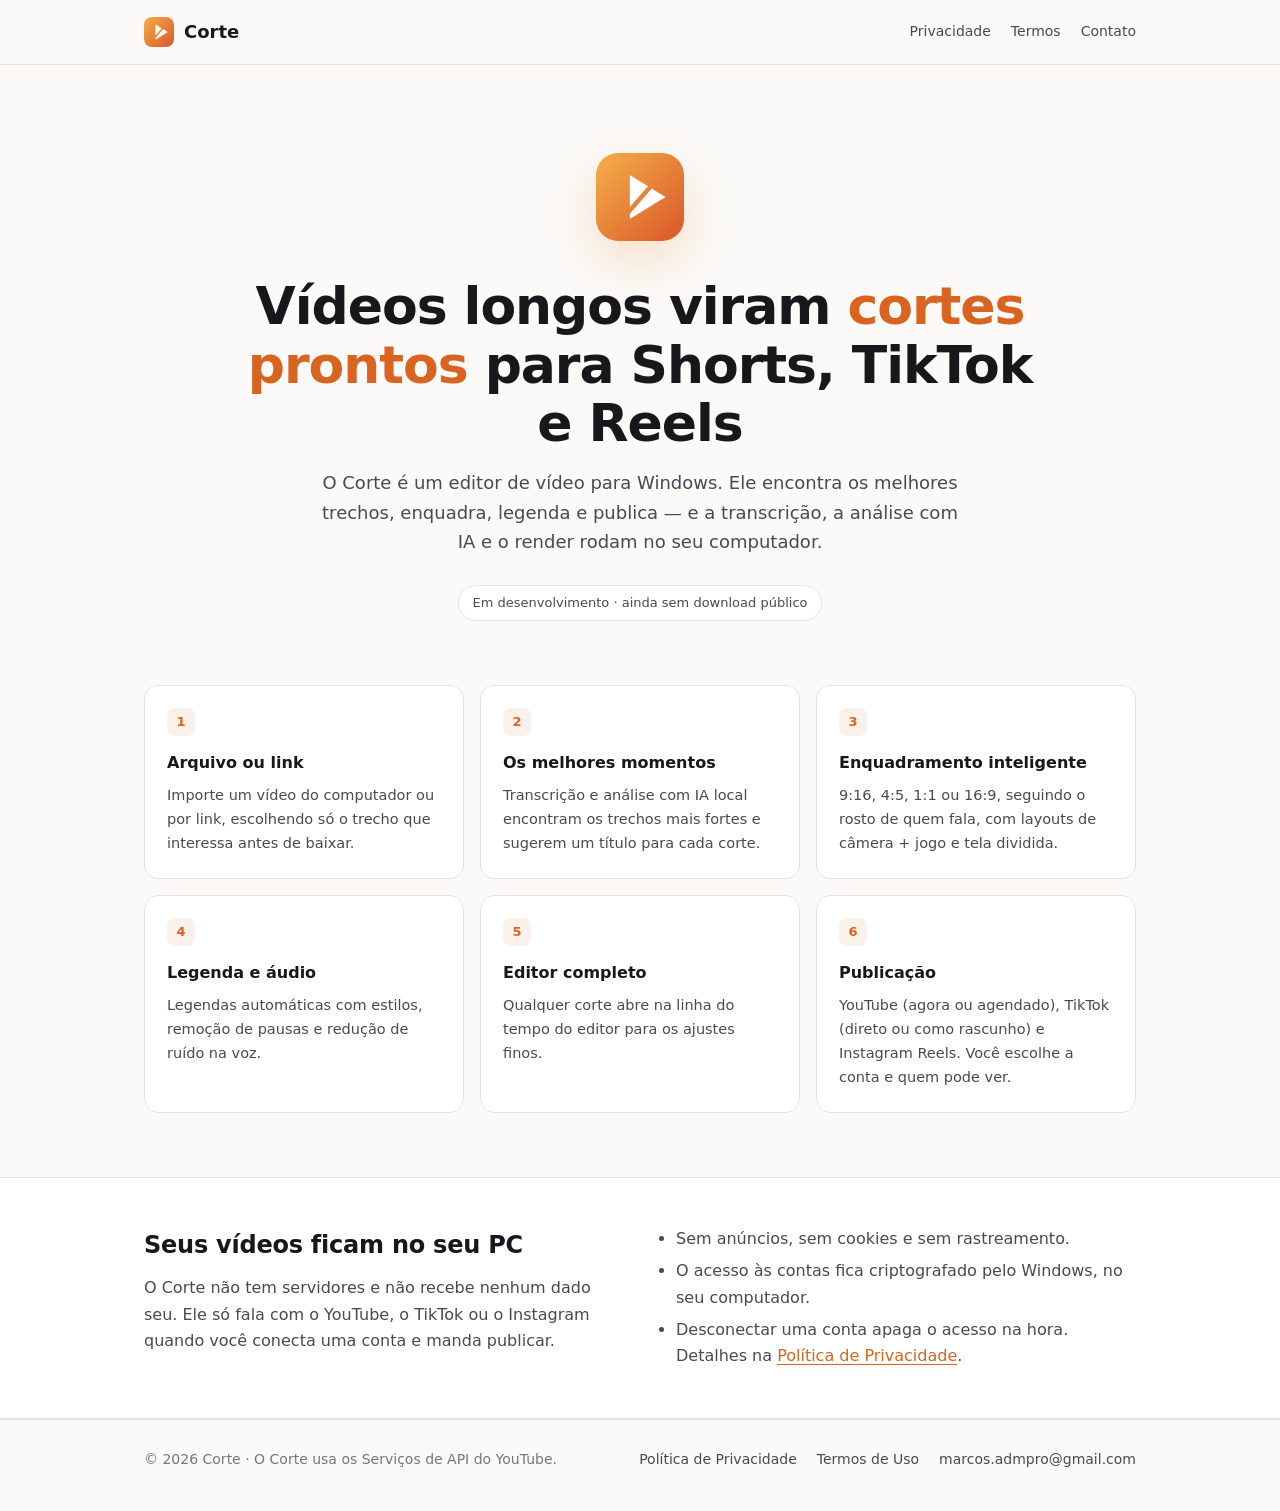
<file: index.html>
<!doctype html>
<html lang="pt-BR">
<head>
  <meta charset="utf-8">
  <meta name="viewport" content="width=device-width, initial-scale=1">
  <title>Corte — cortes prontos para Shorts, TikTok e Reels</title>
  <meta name="description" content="Corte é um editor de vídeo para Windows que transforma vídeos longos em cortes com legenda e enquadramento para YouTube Shorts, TikTok e Instagram Reels. Tudo roda no seu computador.">
  <link rel="icon" href="icone.png" type="image/png">
  <link rel="stylesheet" href="estilo.css">
</head>
<body>
  <header class="top">
    <div class="wrap">
      <a class="brand" href="./"><img src="icone.png" alt=""> Corte</a>
      <nav>
        <a href="privacidade.html">Privacidade</a>
        <a href="termos.html">Termos</a>
        <a class="hide-sm" href="mailto:marcos.admpro@gmail.com">Contato</a>
      </nav>
    </div>
  </header>

  <main>
    <section class="hero">
      <div class="wrap">
        <img src="icone.png" alt="Ícone do Corte">
        <h1>Vídeos longos viram <span>cortes prontos</span> para Shorts, TikTok e Reels</h1>
        <p>O Corte é um editor de vídeo para Windows. Ele encontra os melhores trechos, enquadra, legenda e publica — e a transcrição, a análise com IA e o render rodam no seu computador.</p>
        <span class="pill">Em desenvolvimento · ainda sem download público</span>
      </div>
    </section>

    <section class="wrap features" aria-label="Recursos">
      <div class="card">
        <span class="n">1</span>
        <h3>Arquivo ou link</h3>
        <p>Importe um vídeo do computador ou por link, escolhendo só o trecho que interessa antes de baixar.</p>
      </div>
      <div class="card">
        <span class="n">2</span>
        <h3>Os melhores momentos</h3>
        <p>Transcrição e análise com IA local encontram os trechos mais fortes e sugerem um título para cada corte.</p>
      </div>
      <div class="card">
        <span class="n">3</span>
        <h3>Enquadramento inteligente</h3>
        <p>9:16, 4:5, 1:1 ou 16:9, seguindo o rosto de quem fala, com layouts de câmera + jogo e tela dividida.</p>
      </div>
      <div class="card">
        <span class="n">4</span>
        <h3>Legenda e áudio</h3>
        <p>Legendas automáticas com estilos, remoção de pausas e redução de ruído na voz.</p>
      </div>
      <div class="card">
        <span class="n">5</span>
        <h3>Editor completo</h3>
        <p>Qualquer corte abre na linha do tempo do editor para os ajustes finos.</p>
      </div>
      <div class="card">
        <span class="n">6</span>
        <h3>Publicação</h3>
        <p>YouTube (agora ou agendado), TikTok (direto ou como rascunho) e Instagram Reels. Você escolhe a conta e quem pode ver.</p>
      </div>
    </section>

    <section class="band">
      <div class="wrap">
        <div>
          <h2>Seus vídeos ficam no seu PC</h2>
          <p>O Corte não tem servidores e não recebe nenhum dado seu. Ele só fala com o YouTube, o TikTok ou o Instagram quando você conecta uma conta e manda publicar.</p>
        </div>
        <ul>
          <li>Sem anúncios, sem cookies e sem rastreamento.</li>
          <li>O acesso às contas fica criptografado pelo Windows, no seu computador.</li>
          <li>Desconectar uma conta apaga o acesso na hora. Detalhes na <a href="privacidade.html">Política de Privacidade</a>.</li>
        </ul>
      </div>
    </section>
  </main>

  <footer class="foot">
    <div class="wrap">
      <span>© 2026 Corte · O Corte usa os Serviços de API do YouTube.</span>
      <nav>
        <a href="privacidade.html">Política de Privacidade</a>
        <a href="termos.html">Termos de Uso</a>
        <a href="mailto:marcos.admpro@gmail.com">marcos.admpro@gmail.com</a>
      </nav>
    </div>
  </footer>
</body>
</html>
</file>
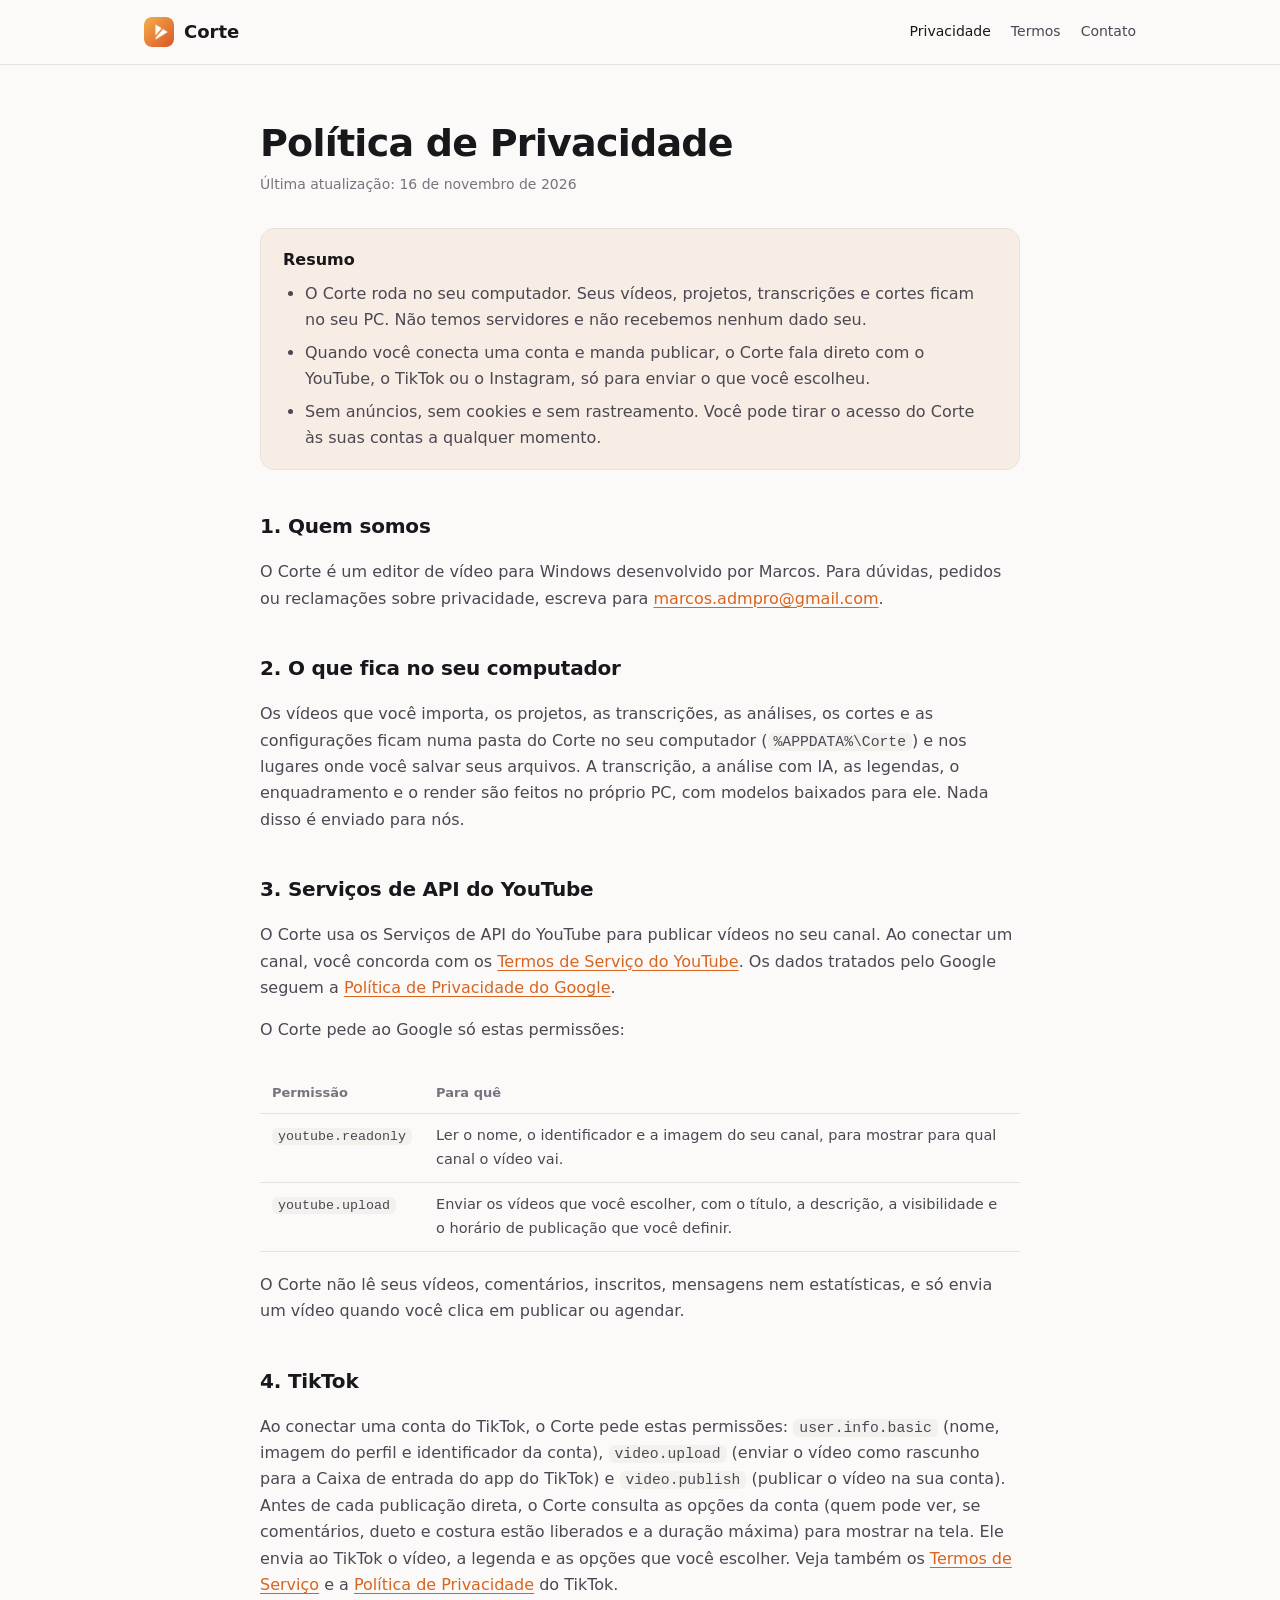
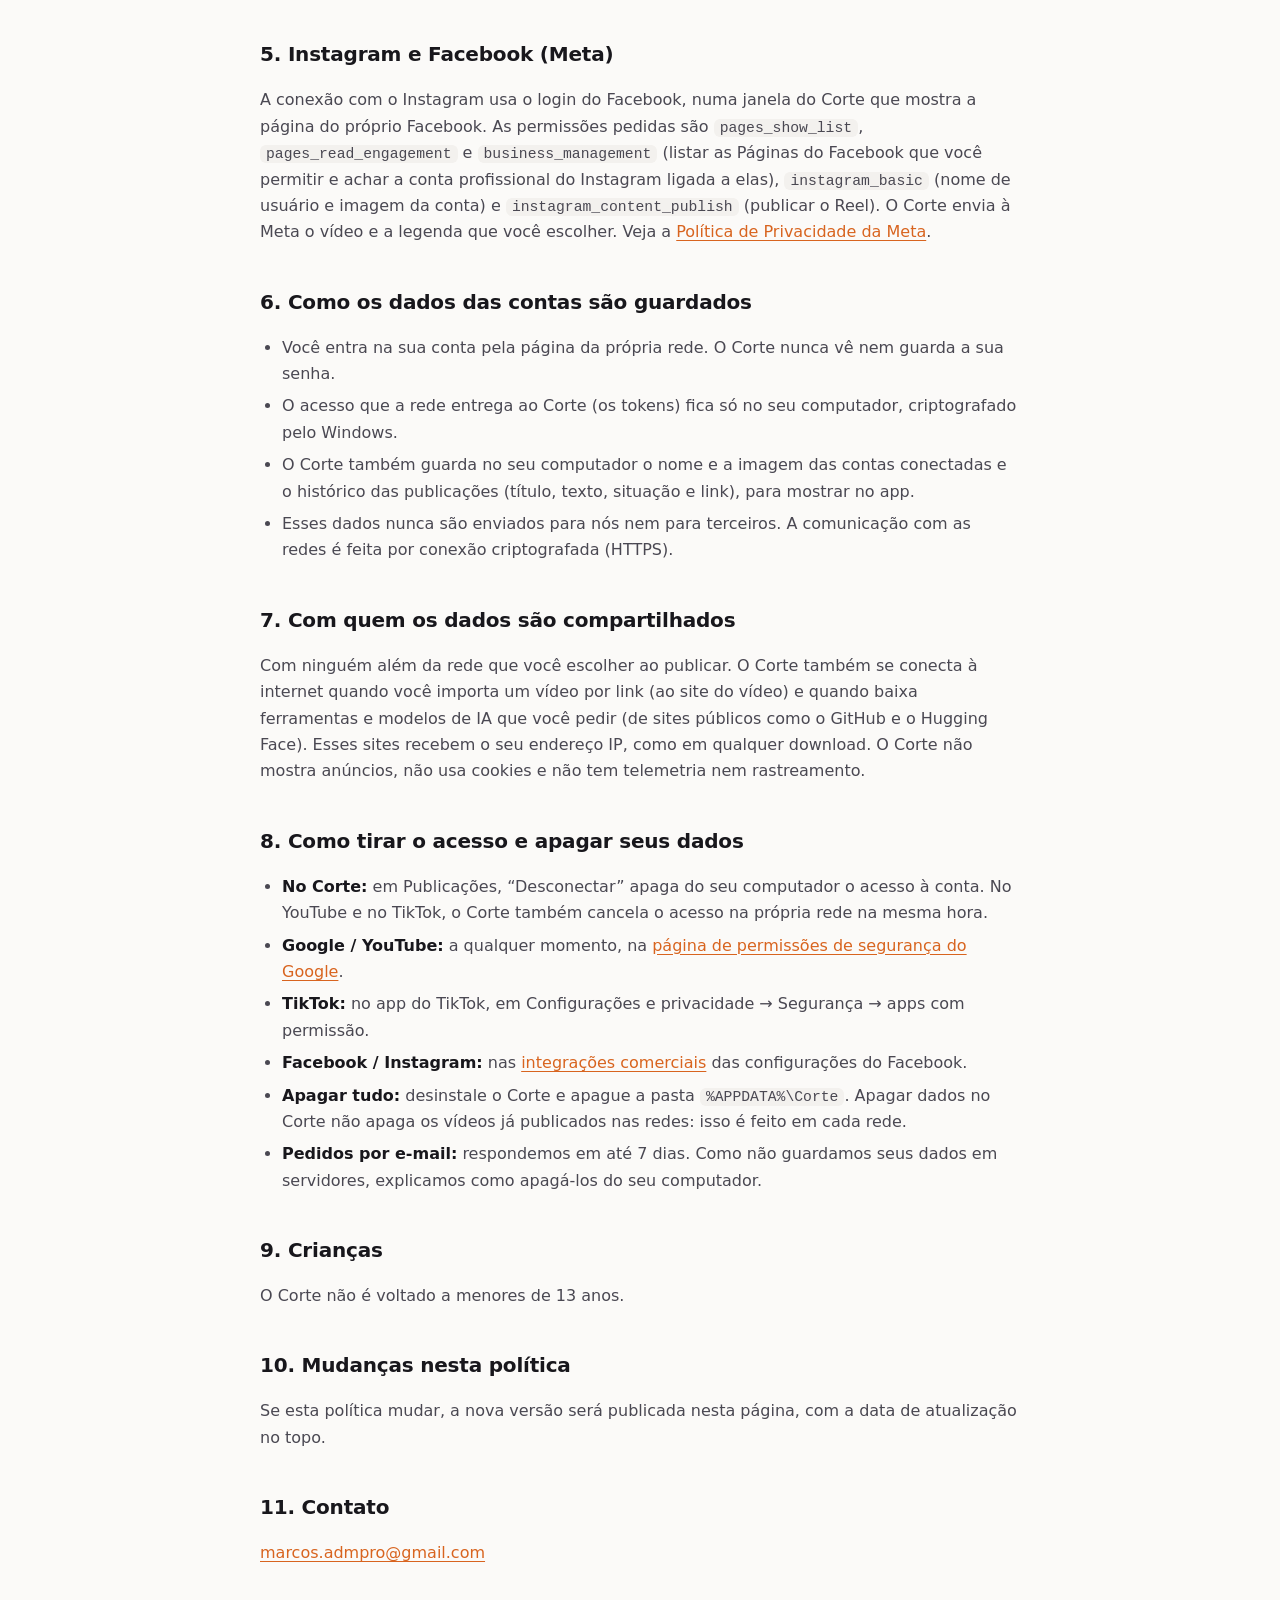
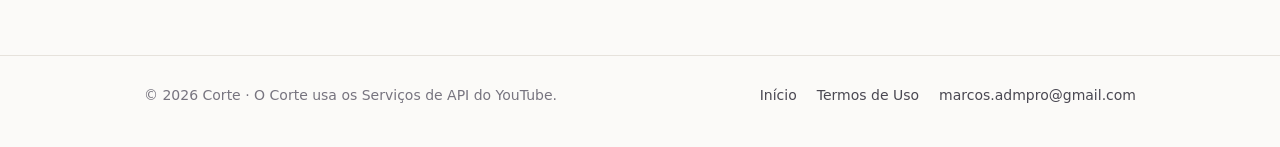
<file: privacidade.html>
<!doctype html>
<html lang="pt-BR">
<head>
  <meta charset="utf-8">
  <meta name="viewport" content="width=device-width, initial-scale=1">
  <title>Política de Privacidade — Corte</title>
  <meta name="description" content="Como o Corte trata os seus dados: o que fica no seu computador, o que é enviado ao YouTube, ao TikTok e ao Instagram, e como tirar o acesso.">
  <link rel="icon" href="icone.png" type="image/png">
  <link rel="stylesheet" href="estilo.css">
</head>
<body>
  <header class="top">
    <div class="wrap">
      <a class="brand" href="./"><img src="icone.png" alt=""> Corte</a>
      <nav>
        <a href="privacidade.html" aria-current="page">Privacidade</a>
        <a href="termos.html">Termos</a>
        <a class="hide-sm" href="mailto:marcos.admpro@gmail.com">Contato</a>
      </nav>
    </div>
  </header>

  <main class="wrap narrow doc">
    <h1>Política de Privacidade</h1>
    <p class="updated">Última atualização: 16 de novembro de 2026</p>

    <div class="summary">
      <p>Resumo</p>
      <ul>
        <li>O Corte roda no seu computador. Seus vídeos, projetos, transcrições e cortes ficam no seu PC. Não temos servidores e não recebemos nenhum dado seu.</li>
        <li>Quando você conecta uma conta e manda publicar, o Corte fala direto com o YouTube, o TikTok ou o Instagram, só para enviar o que você escolheu.</li>
        <li>Sem anúncios, sem cookies e sem rastreamento. Você pode tirar o acesso do Corte às suas contas a qualquer momento.</li>
      </ul>
    </div>

    <h2>1. Quem somos</h2>
    <p>O Corte é um editor de vídeo para Windows desenvolvido por Marcos. Para dúvidas, pedidos ou reclamações sobre privacidade, escreva para <a href="mailto:marcos.admpro@gmail.com">marcos.admpro@gmail.com</a>.</p>

    <h2>2. O que fica no seu computador</h2>
    <p>Os vídeos que você importa, os projetos, as transcrições, as análises, os cortes e as configurações ficam numa pasta do Corte no seu computador (<code>%APPDATA%\Corte</code>) e nos lugares onde você salvar seus arquivos. A transcrição, a análise com IA, as legendas, o enquadramento e o render são feitos no próprio PC, com modelos baixados para ele. Nada disso é enviado para nós.</p>

    <h2>3. Serviços de API do YouTube</h2>
    <p>O Corte usa os Serviços de API do YouTube para publicar vídeos no seu canal. Ao conectar um canal, você concorda com os <a href="https://www.youtube.com/t/terms">Termos de Serviço do YouTube</a>. Os dados tratados pelo Google seguem a <a href="https://policies.google.com/privacy">Política de Privacidade do Google</a>.</p>
    <p>O Corte pede ao Google só estas permissões:</p>
    <div class="table-scroll">
      <table class="perm">
        <tr><th>Permissão</th><th>Para quê</th></tr>
        <tr><td><code>youtube.readonly</code></td><td>Ler o nome, o identificador e a imagem do seu canal, para mostrar para qual canal o vídeo vai.</td></tr>
        <tr><td><code>youtube.upload</code></td><td>Enviar os vídeos que você escolher, com o título, a descrição, a visibilidade e o horário de publicação que você definir.</td></tr>
      </table>
    </div>
    <p>O Corte não lê seus vídeos, comentários, inscritos, mensagens nem estatísticas, e só envia um vídeo quando você clica em publicar ou agendar.</p>

    <h2>4. TikTok</h2>
    <p>Ao conectar uma conta do TikTok, o Corte pede estas permissões: <code>user.info.basic</code> (nome, imagem do perfil e identificador da conta), <code>video.upload</code> (enviar o vídeo como rascunho para a Caixa de entrada do app do TikTok) e <code>video.publish</code> (publicar o vídeo na sua conta). Antes de cada publicação direta, o Corte consulta as opções da conta (quem pode ver, se comentários, dueto e costura estão liberados e a duração máxima) para mostrar na tela. Ele envia ao TikTok o vídeo, a legenda e as opções que você escolher. Veja também os <a href="https://www.tiktok.com/legal/page/global/terms-of-service/pt-BR">Termos de Serviço</a> e a <a href="https://www.tiktok.com/legal/privacy-policy">Política de Privacidade</a> do TikTok.</p>

    <h2>5. Instagram e Facebook (Meta)</h2>
    <p>A conexão com o Instagram usa o login do Facebook, numa janela do Corte que mostra a página do próprio Facebook. As permissões pedidas são <code>pages_show_list</code>, <code>pages_read_engagement</code> e <code>business_management</code> (listar as Páginas do Facebook que você permitir e achar a conta profissional do Instagram ligada a elas), <code>instagram_basic</code> (nome de usuário e imagem da conta) e <code>instagram_content_publish</code> (publicar o Reel). O Corte envia à Meta o vídeo e a legenda que você escolher. Veja a <a href="https://www.facebook.com/privacy/policy/">Política de Privacidade da Meta</a>.</p>

    <h2>6. Como os dados das contas são guardados</h2>
    <ul>
      <li>Você entra na sua conta pela página da própria rede. O Corte nunca vê nem guarda a sua senha.</li>
      <li>O acesso que a rede entrega ao Corte (os tokens) fica só no seu computador, criptografado pelo Windows.</li>
      <li>O Corte também guarda no seu computador o nome e a imagem das contas conectadas e o histórico das publicações (título, texto, situação e link), para mostrar no app.</li>
      <li>Esses dados nunca são enviados para nós nem para terceiros. A comunicação com as redes é feita por conexão criptografada (HTTPS).</li>
    </ul>

    <h2>7. Com quem os dados são compartilhados</h2>
    <p>Com ninguém além da rede que você escolher ao publicar. O Corte também se conecta à internet quando você importa um vídeo por link (ao site do vídeo) e quando baixa ferramentas e modelos de IA que você pedir (de sites públicos como o GitHub e o Hugging Face). Esses sites recebem o seu endereço IP, como em qualquer download. O Corte não mostra anúncios, não usa cookies e não tem telemetria nem rastreamento.</p>

    <h2>8. Como tirar o acesso e apagar seus dados</h2>
    <ul>
      <li><strong>No Corte:</strong> em Publicações, “Desconectar” apaga do seu computador o acesso à conta. No YouTube e no TikTok, o Corte também cancela o acesso na própria rede na mesma hora.</li>
      <li><strong>Google / YouTube:</strong> a qualquer momento, na <a href="https://security.google.com/settings/security/permissions">página de permissões de segurança do Google</a>.</li>
      <li><strong>TikTok:</strong> no app do TikTok, em Configurações e privacidade → Segurança → apps com permissão.</li>
      <li><strong>Facebook / Instagram:</strong> nas <a href="https://www.facebook.com/settings?tab=business_tools">integrações comerciais</a> das configurações do Facebook.</li>
      <li><strong>Apagar tudo:</strong> desinstale o Corte e apague a pasta <code>%APPDATA%\Corte</code>. Apagar dados no Corte não apaga os vídeos já publicados nas redes: isso é feito em cada rede.</li>
      <li><strong>Pedidos por e-mail:</strong> respondemos em até 7 dias. Como não guardamos seus dados em servidores, explicamos como apagá-los do seu computador.</li>
    </ul>

    <h2>9. Crianças</h2>
    <p>O Corte não é voltado a menores de 13 anos.</p>

    <h2>10. Mudanças nesta política</h2>
    <p>Se esta política mudar, a nova versão será publicada nesta página, com a data de atualização no topo.</p>

    <h2>11. Contato</h2>
    <p><a href="mailto:marcos.admpro@gmail.com">marcos.admpro@gmail.com</a></p>
  </main>

  <footer class="foot">
    <div class="wrap">
      <span>© 2026 Corte · O Corte usa os Serviços de API do YouTube.</span>
      <nav>
        <a href="./">Início</a>
        <a href="termos.html">Termos de Uso</a>
        <a href="mailto:marcos.admpro@gmail.com">marcos.admpro@gmail.com</a>
      </nav>
    </div>
  </footer>
</body>
</html>
</file>
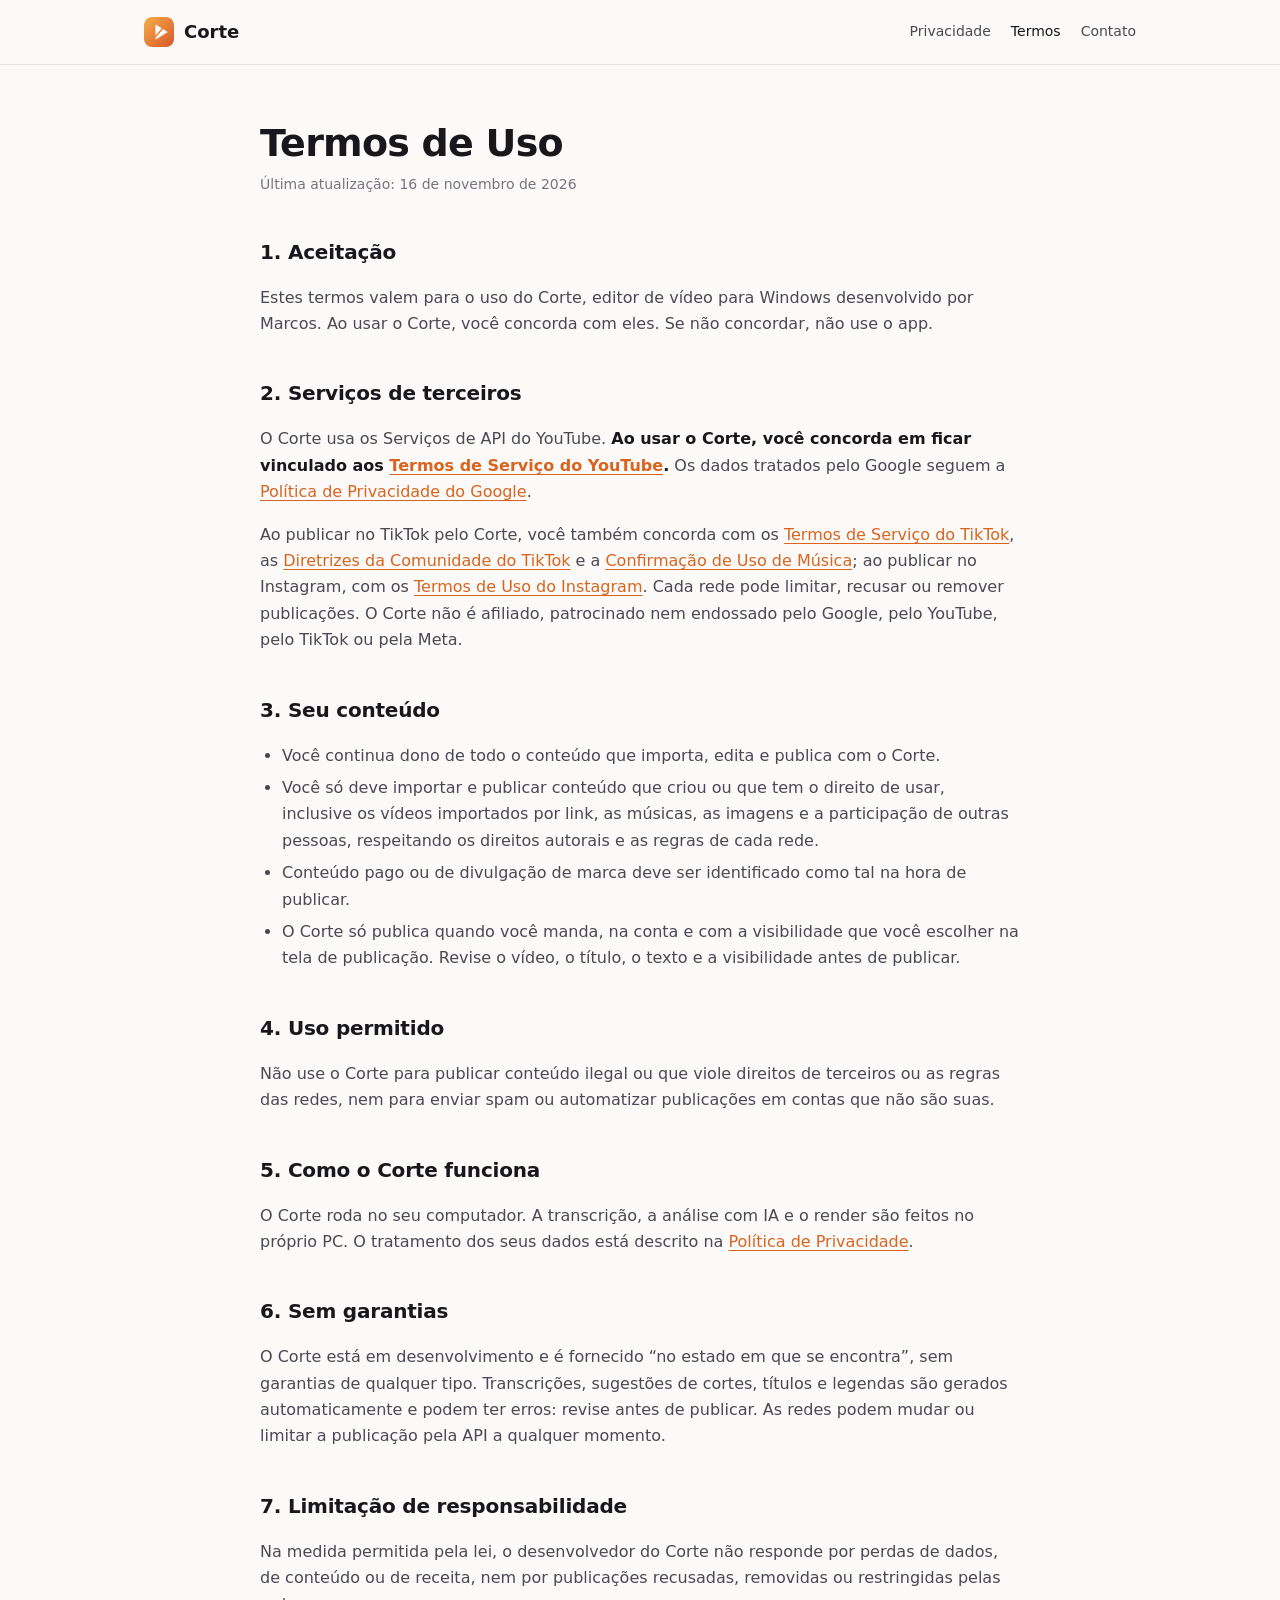
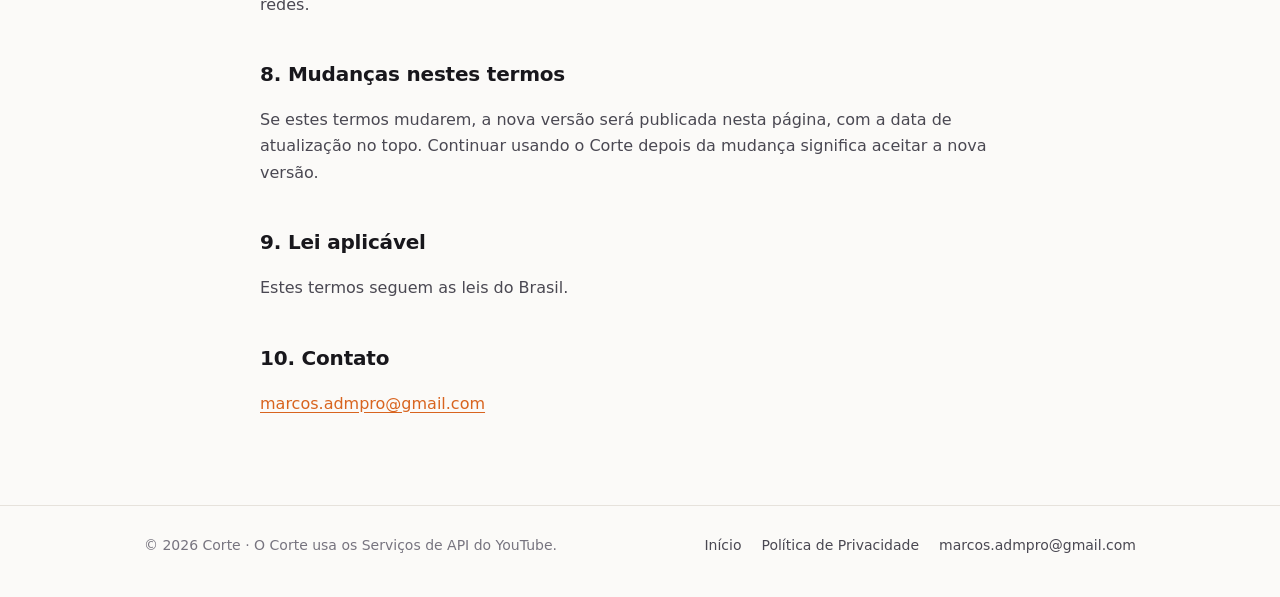
<file: termos.html>
<!doctype html>
<html lang="pt-BR">
<head>
  <meta charset="utf-8">
  <meta name="viewport" content="width=device-width, initial-scale=1">
  <title>Termos de Uso — Corte</title>
  <meta name="description" content="As regras de uso do Corte, editor de vídeo para Windows, inclusive dos recursos de publicação no YouTube, no TikTok e no Instagram.">
  <link rel="icon" href="icone.png" type="image/png">
  <link rel="stylesheet" href="estilo.css">
</head>
<body>
  <header class="top">
    <div class="wrap">
      <a class="brand" href="./"><img src="icone.png" alt=""> Corte</a>
      <nav>
        <a href="privacidade.html">Privacidade</a>
        <a href="termos.html" aria-current="page">Termos</a>
        <a class="hide-sm" href="mailto:marcos.admpro@gmail.com">Contato</a>
      </nav>
    </div>
  </header>

  <main class="wrap narrow doc">
    <h1>Termos de Uso</h1>
    <p class="updated">Última atualização: 16 de novembro de 2026</p>

    <h2>1. Aceitação</h2>
    <p>Estes termos valem para o uso do Corte, editor de vídeo para Windows desenvolvido por Marcos. Ao usar o Corte, você concorda com eles. Se não concordar, não use o app.</p>

    <h2>2. Serviços de terceiros</h2>
    <p>O Corte usa os Serviços de API do YouTube. <strong>Ao usar o Corte, você concorda em ficar vinculado aos <a href="https://www.youtube.com/t/terms">Termos de Serviço do YouTube</a>.</strong> Os dados tratados pelo Google seguem a <a href="https://policies.google.com/privacy">Política de Privacidade do Google</a>.</p>
    <p>Ao publicar no TikTok pelo Corte, você também concorda com os <a href="https://www.tiktok.com/legal/page/global/terms-of-service/pt-BR">Termos de Serviço do TikTok</a>, as <a href="https://www.tiktok.com/community-guidelines">Diretrizes da Comunidade do TikTok</a> e a <a href="https://www.tiktok.com/legal/page/global/music-usage-confirmation/en">Confirmação de Uso de Música</a>; ao publicar no Instagram, com os <a href="https://help.instagram.com/581066165581870">Termos de Uso do Instagram</a>. Cada rede pode limitar, recusar ou remover publicações. O Corte não é afiliado, patrocinado nem endossado pelo Google, pelo YouTube, pelo TikTok ou pela Meta.</p>

    <h2>3. Seu conteúdo</h2>
    <ul>
      <li>Você continua dono de todo o conteúdo que importa, edita e publica com o Corte.</li>
      <li>Você só deve importar e publicar conteúdo que criou ou que tem o direito de usar, inclusive os vídeos importados por link, as músicas, as imagens e a participação de outras pessoas, respeitando os direitos autorais e as regras de cada rede.</li>
      <li>Conteúdo pago ou de divulgação de marca deve ser identificado como tal na hora de publicar.</li>
      <li>O Corte só publica quando você manda, na conta e com a visibilidade que você escolher na tela de publicação. Revise o vídeo, o título, o texto e a visibilidade antes de publicar.</li>
    </ul>

    <h2>4. Uso permitido</h2>
    <p>Não use o Corte para publicar conteúdo ilegal ou que viole direitos de terceiros ou as regras das redes, nem para enviar spam ou automatizar publicações em contas que não são suas.</p>

    <h2>5. Como o Corte funciona</h2>
    <p>O Corte roda no seu computador. A transcrição, a análise com IA e o render são feitos no próprio PC. O tratamento dos seus dados está descrito na <a href="privacidade.html">Política de Privacidade</a>.</p>

    <h2>6. Sem garantias</h2>
    <p>O Corte está em desenvolvimento e é fornecido “no estado em que se encontra”, sem garantias de qualquer tipo. Transcrições, sugestões de cortes, títulos e legendas são gerados automaticamente e podem ter erros: revise antes de publicar. As redes podem mudar ou limitar a publicação pela API a qualquer momento.</p>

    <h2>7. Limitação de responsabilidade</h2>
    <p>Na medida permitida pela lei, o desenvolvedor do Corte não responde por perdas de dados, de conteúdo ou de receita, nem por publicações recusadas, removidas ou restringidas pelas redes.</p>

    <h2>8. Mudanças nestes termos</h2>
    <p>Se estes termos mudarem, a nova versão será publicada nesta página, com a data de atualização no topo. Continuar usando o Corte depois da mudança significa aceitar a nova versão.</p>

    <h2>9. Lei aplicável</h2>
    <p>Estes termos seguem as leis do Brasil.</p>

    <h2>10. Contato</h2>
    <p><a href="mailto:marcos.admpro@gmail.com">marcos.admpro@gmail.com</a></p>
  </main>

  <footer class="foot">
    <div class="wrap">
      <span>© 2026 Corte · O Corte usa os Serviços de API do YouTube.</span>
      <nav>
        <a href="./">Início</a>
        <a href="privacidade.html">Política de Privacidade</a>
        <a href="mailto:marcos.admpro@gmail.com">marcos.admpro@gmail.com</a>
      </nav>
    </div>
  </footer>
</body>
</html>
</file>
<file: estilo.css>
/* Corte: the public site (home, privacy policy, terms). No external resources: no fonts, scripts or trackers. */
:root {
  color-scheme: dark;
  --bg: #0e0e12;
  --bg-2: #16161c;
  --bg-3: #1e1e26;
  --line: #2a2a34;
  --text: #ececf1;
  --text-2: #b4b4c0;
  --text-3: #85859a;
  --accent: #f08a3c;
  --accent-2: #f6a560;
  --accent-soft: rgba(240, 138, 60, 0.12);
  --radius: 14px;
}
@media (prefers-color-scheme: light) {
  :root {
    color-scheme: light;
    --bg: #fbfaf8;
    --bg-2: #ffffff;
    --bg-3: #f3f1ee;
    --line: #e6e2dc;
    --text: #18171c;
    --text-2: #4a4852;
    --text-3: #77747f;
    --accent: #d8641f;
    --accent-2: #b9521a;
    --accent-soft: rgba(216, 100, 31, 0.09);
  }
}

* { box-sizing: border-box; }
html { -webkit-text-size-adjust: 100%; }
body {
  margin: 0;
  background: var(--bg);
  color: var(--text);
  font: 16px/1.65 system-ui, -apple-system, "Segoe UI", Roboto, "Helvetica Neue", Arial, sans-serif;
}
a { color: var(--accent); text-underline-offset: 3px; }
a:hover { color: var(--accent-2); }
code { font: 0.92em/1.4 Consolas, "Cascadia Mono", ui-monospace, monospace; background: var(--bg-3); padding: 1px 6px; border-radius: 6px; }

.wrap { max-width: 1040px; margin: 0 auto; padding: 0 24px; }
.narrow { max-width: 760px; }

/* Header */
.top { border-bottom: 1px solid var(--line); }
.top .wrap { display: flex; align-items: center; justify-content: space-between; gap: 16px; height: 64px; }
.brand { display: inline-flex; align-items: center; gap: 10px; color: var(--text); text-decoration: none; font-weight: 700; font-size: 18px; }
.brand img { width: 30px; height: 30px; border-radius: 8px; }
.top nav { display: flex; gap: 20px; font-size: 14px; }
.top nav a { color: var(--text-2); text-decoration: none; }
.top nav a:hover, .top nav a[aria-current="page"] { color: var(--text); }

/* Home */
.hero { padding: 88px 0 64px; text-align: center; }
.hero img { width: 88px; height: 88px; border-radius: 22px; box-shadow: 0 18px 50px rgba(240, 138, 60, 0.25); }
.hero h1 { font-size: clamp(32px, 5vw, 52px); line-height: 1.12; letter-spacing: -0.02em; margin: 28px auto 16px; max-width: 820px; }
.hero h1 span { color: var(--accent); }
.hero p { color: var(--text-2); font-size: 18px; max-width: 640px; margin: 0 auto; }
.pill { display: inline-block; margin-top: 28px; padding: 6px 14px; border-radius: 999px; border: 1px solid var(--line); background: var(--bg-2); color: var(--text-2); font-size: 13px; }

.features { display: grid; grid-template-columns: repeat(3, minmax(0, 1fr)); gap: 16px; margin-bottom: 64px; }
.card { background: var(--bg-2); border: 1px solid var(--line); border-radius: var(--radius); padding: 22px; }
.card h3 { margin: 0 0 8px; font-size: 16px; }
.card p { margin: 0; color: var(--text-2); font-size: 14.5px; }
.card .n { display: inline-flex; align-items: center; justify-content: center; width: 28px; height: 28px; border-radius: 8px; background: var(--accent-soft); color: var(--accent); font-weight: 700; font-size: 13px; margin-bottom: 14px; }

.band { background: var(--bg-2); border-top: 1px solid var(--line); border-bottom: 1px solid var(--line); padding: 48px 0; }
.band .wrap { display: grid; grid-template-columns: minmax(0, 1fr) minmax(0, 1fr); gap: 32px; align-items: start; }
.band h2 { margin: 0 0 10px; font-size: 24px; letter-spacing: -0.01em; }
.band p { margin: 0; color: var(--text-2); }
.band ul { margin: 0; padding-left: 20px; color: var(--text-2); }
.band li + li { margin-top: 6px; }

/* Legal pages */
.doc { padding: 56px 0 72px; }
.doc h1 { font-size: clamp(28px, 4vw, 38px); letter-spacing: -0.02em; line-height: 1.2; margin: 0 0 6px; }
.doc .updated { color: var(--text-3); font-size: 14px; margin: 0 0 32px; }
.doc h2 { font-size: 20px; margin: 40px 0 10px; letter-spacing: -0.01em; }
.doc h3 { font-size: 16px; margin: 22px 0 6px; }
.doc p, .doc li { color: var(--text-2); }
.doc ul { padding-left: 22px; }
.doc li + li { margin-top: 6px; }
.doc strong { color: var(--text); }
.summary { background: var(--accent-soft); border: 1px solid var(--line); border-radius: var(--radius); padding: 18px 22px; }
.summary p { margin: 0 0 8px; color: var(--text); font-weight: 600; }
.summary ul { margin: 0; }
.perm { width: 100%; border-collapse: collapse; margin: 12px 0 4px; font-size: 14.5px; }
.perm th, .perm td { text-align: left; padding: 10px 12px; border-bottom: 1px solid var(--line); vertical-align: top; }
.perm th { color: var(--text-3); font-weight: 600; font-size: 13px; }
.perm td { color: var(--text-2); }
.perm td:first-child { white-space: nowrap; }
.table-scroll { overflow-x: auto; }

/* Footer */
.foot { border-top: 1px solid var(--line); padding: 28px 0 40px; color: var(--text-3); font-size: 14px; }
.foot .wrap { display: flex; flex-wrap: wrap; gap: 10px 24px; justify-content: space-between; }
.foot nav { display: flex; flex-wrap: wrap; gap: 8px 20px; }
.foot a { color: var(--text-2); text-decoration: none; }
.foot a:hover { color: var(--text); }

@media (max-width: 820px) {
  .features { grid-template-columns: 1fr; }
  .band .wrap { grid-template-columns: 1fr; }
  .hero { padding: 64px 0 48px; }
  .top nav { gap: 14px; }
}
@media (max-width: 480px) {
  .wrap { padding: 0 16px; }
  .top nav a.hide-sm { display: none; }
  .perm td:first-child { white-space: normal; }
}
</file>
